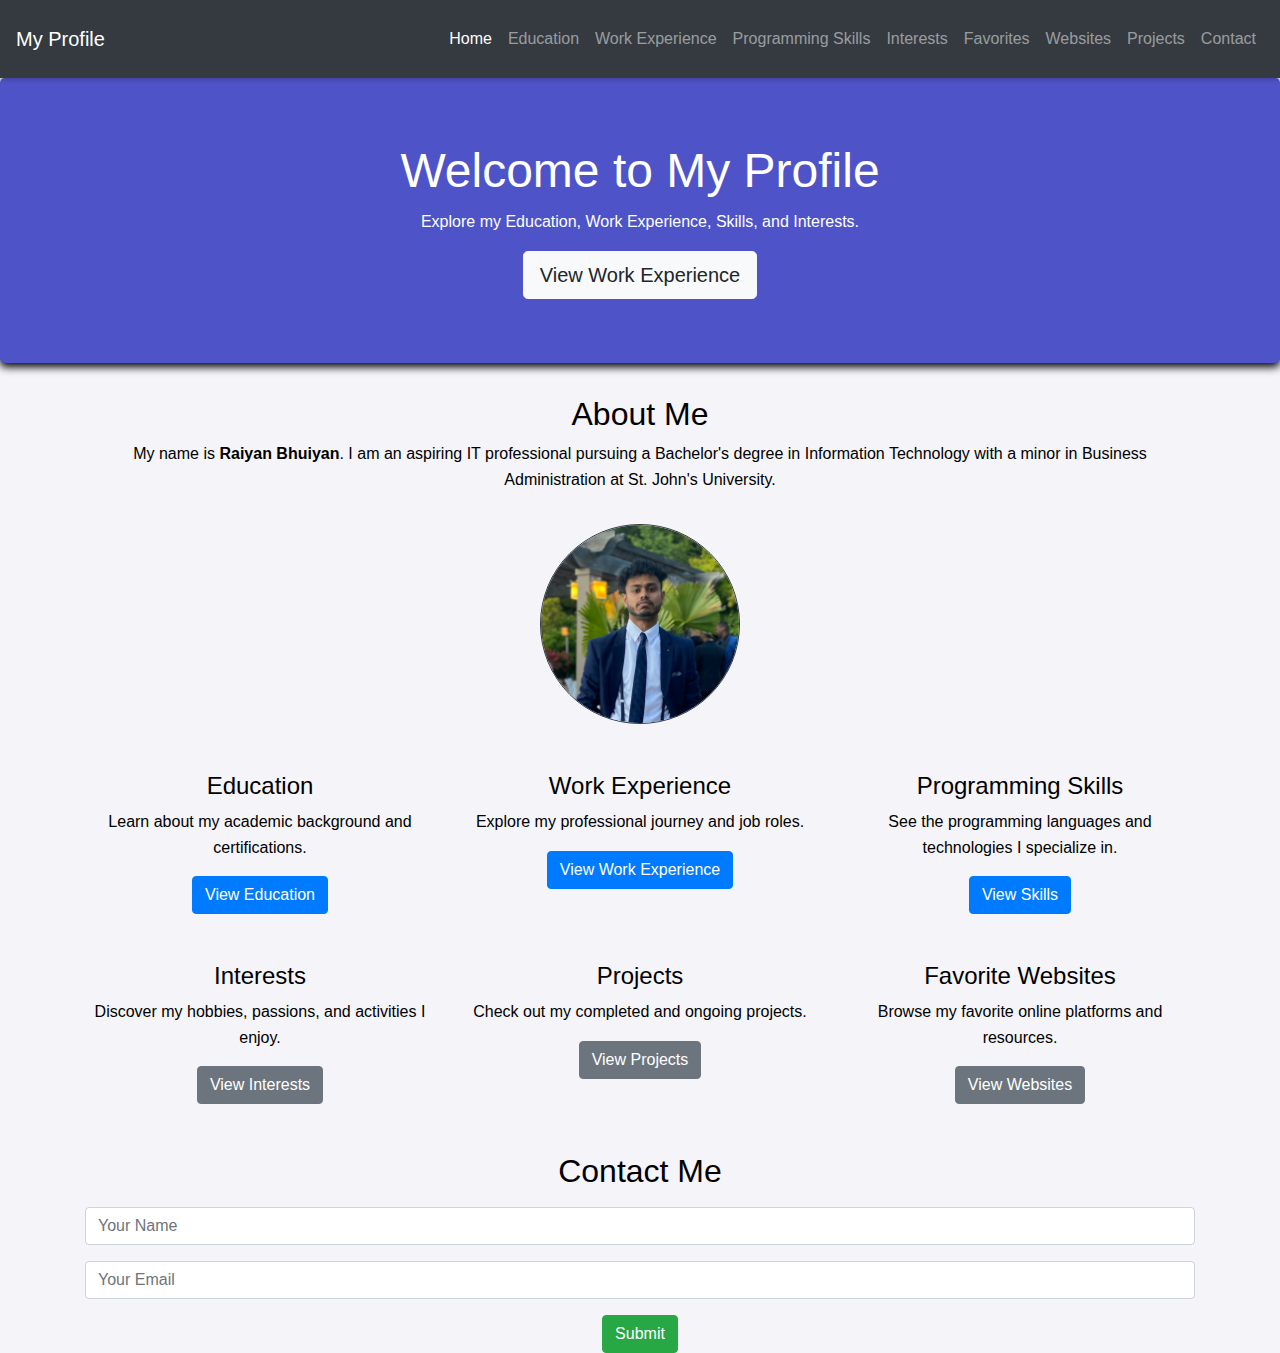
<file: index.html>
<!DOCTYPE html>
<html lang="en">
<head>
    <meta charset="UTF-8">
    <meta name="viewport" content="width=device-width, initial-scale=1">
    <title>Raiyan Bhuiyan - Profile</title>

    <!-- Bootstrap CSS -->
    <link rel="stylesheet" href="https://cdn.jsdelivr.net/npm/bootstrap@4.6.2/dist/css/bootstrap.min.css">
    
    <!-- Custom CSS -->
    <link rel="stylesheet" href="css/mycss_web.css">
    <link rel="stylesheet" href="css/mycss_tablet.css" media="screen and (max-width: 768px)">
    
    <style>
        a:hover {
            color: white;  
        }
    </style>
</head>
<body>

<!-- Navbar -->
<nav class="navbar navbar-expand-lg navbar-dark bg-dark">
    <a class="navbar-brand" href="index.html">My Profile</a>
    <button class="navbar-toggler" type="button" data-toggle="collapse" data-target="#navbarNav">
        <span class="navbar-toggler-icon"></span>
    </button>
    <div class="collapse navbar-collapse" id="navbarNav">
        <ul class="navbar-nav ml-auto">
            <li class="nav-item"><a class="nav-link active" href="index.html">Home</a></li>
            <li class="nav-item"><a class="nav-link" href="Education.html">Education</a></li>
            <li class="nav-item"><a class="nav-link" href="Work Experience.html">Work Experience</a></li>
            <li class="nav-item"><a class="nav-link" href="Programming Skills.html">Programming Skills</a></li>
            <li class="nav-item"><a class="nav-link" href="interests.html">Interests</a></li>
            <li class="nav-item"><a class="nav-link" href="favorites.html">Favorites</a></li>
            <li class="nav-item"><a class="nav-link" href="websites.html">Websites</a></li>
            <li class="nav-item"><a class="nav-link" href="projects.html">Projects</a></li>
            <li class="nav-item"><a class="nav-link" href="Contact.html">Contact</a></li>
        </ul>
    </div>
</nav>

<!-- Header Section -->
<header class="jumbotron text-center bg-primary text-white">
    <h1>Welcome to My Profile</h1>
    <p>Explore my Education, Work Experience, Skills, and Interests.</p>
    <a href="pages/work.html" class="btn btn-light btn-lg">View Work Experience</a>
</header>

<!-- Profile Section -->
<div class="container text-center mt-4">
    <h2>About Me</h2>
    <p>My name is <strong>Raiyan Bhuiyan</strong>. I am an aspiring IT professional pursuing a Bachelor's degree in Information Technology with a minor in Business Administration at St. John's University.</p>
    <img src="images/Profile.jpeg" class="img-fluid rounded-circle border border-dark mt-3" alt="Profile Picture" width="200">
</div>

<!-- Quick Links Section -->
<div class="container mt-5">
    <div class="row">
        <div class="col-md-4 text-center">
            <h4>Education</h4>
            <p>Learn about my academic background and certifications.</p>
            <a href="Education.html" class="btn btn-primary">View Education</a>
        </div>
        <div class="col-md-4 text-center">
            <h4>Work Experience</h4>
            <p>Explore my professional journey and job roles.</p>
            <a href="Work Experience.html" class="btn btn-primary">View Work Experience</a>
        </div>
        <div class="col-md-4 text-center">
            <h4>Programming Skills</h4>
            <p>See the programming languages and technologies I specialize in.</p>
            <a href="Programming Skills.html" class="btn btn-primary">View Skills</a>
        </div>
    </div>
</div>

<!-- Interests and Projects Section -->
<div class="container mt-5">
    <div class="row">
        <div class="col-md-4 text-center">
            <h4>Interests</h4>
            <p>Discover my hobbies, passions, and activities I enjoy.</p>
            <a href="pages/interests.html" class="btn btn-secondary">View Interests</a>
        </div>
        <div class="col-md-4 text-center">
            <h4>Projects</h4>
            <p>Check out my completed and ongoing projects.</p>
            <a href="projects.html" class="btn btn-secondary">View Projects</a>
        </div>
        <div class="col-md-4 text-center">
            <h4>Favorite Websites</h4>
            <p>Browse my favorite online platforms and resources.</p>
            <a href="websites.html" class="btn btn-secondary">View Websites</a>
        </div>
    </div>
</div>

<!-- Contact Section -->
<div class="container text-center mt-5">
    <h2>Contact Me</h2>
    <form action="#" method="post" class="mt-3">
        <div class="form-group">
            <input type="text" class="form-control" id="name" name="name" placeholder="Your Name" required>
        </div>
        <div class="form-group">
            <input type="email" class="form-control" id="email" name="email" placeholder="Your Email" required>
        </div>
        <input type="submit" value="Submit" class="btn btn-success">
    </form>
</div>

<!-- Bootstrap JS -->
<script src="https://code.jquery.com/jquery-3.6.0.min.js"></script>
<script src="https://cdn.jsdelivr.net/npm/bootstrap@4.6.2/dist/js/bootstrap.bundle.min.js"></script>

</body>
</html>
</file>
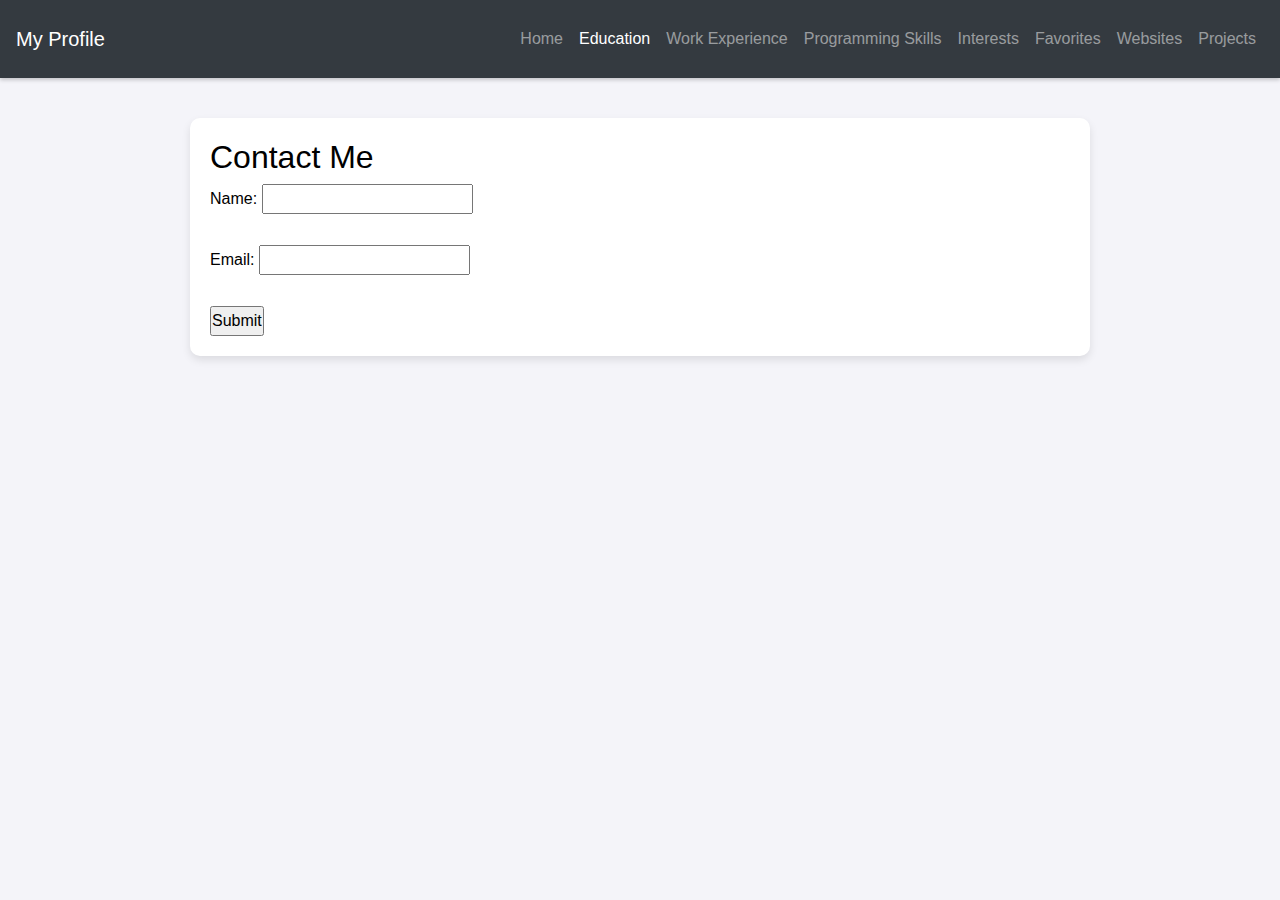
<file: Contact.html>
<!DOCTYPE html>
<html lang="en">
<head>
    <meta charset="UTF-8">
    <meta name="viewport" content="width=device-width, initial-scale=1">
    <title>Contact - Raiyan Bhuiyan</title>
    <link rel="stylesheet" href="https://cdn.jsdelivr.net/npm/bootstrap@4.6.2/dist/css/bootstrap.min.css">
    <link rel="stylesheet" href="../css/mycss_web.css">
</head>
<body>

<!-- Navbar -->
<nav class="navbar navbar-expand-lg navbar-dark bg-dark">
    <a class="navbar-brand" href="../index.html">My Profile</a>
    <button class="navbar-toggler" type="button" data-toggle="collapse" data-target="#navbarNav">
        <span class="navbar-toggler-icon"></span>
    </button>
    <div class="collapse navbar-collapse" id="navbarNav">
        <ul class="navbar-nav ml-auto">
            <li class="nav-item"><a class="nav-link" href="../index.html">Home</a></li>
            <li class="nav-item"><a class="nav-link active" href="education.html">Education</a></li>
            <li class="nav-item"><a class="nav-link" href="work.html">Work Experience</a></li>
            <li class="nav-item"><a class="nav-link" href="skills.html">Programming Skills</a></li>
            <li class="nav-item"><a class="nav-link" href="interests.html">Interests</a></li>
            <li class="nav-item"><a class="nav-link" href="favorites.html">Favorites</a></li>
            <li class="nav-item"><a class="nav-link" href="websites.html">Websites</a></li>
            <li class="nav-item"><a class="nav-link" href="projects.html">Projects</a></li>
        </ul>
    </div>
</nav>

 <section id="contact">
        <h2>Contact Me</h2>
        <form action="#" method="post">
            <label for="name">Name:</label>
            <input type="text" id="name" name="name" required><br><br>
            <label for="email">Email:</label>
            <input type="email" id="email" name="email" required><br><br>
            <input type="submit" value="Submit">
        </form>
    </section>

  <script src="https://code.jquery.com/jquery-3.6.0.min.js"></script>
<script src="https://cdn.jsdelivr.net/npm/bootstrap@4.6.2/dist/js/bootstrap.bundle.min.js"></script>
</body>
</html>
</file>
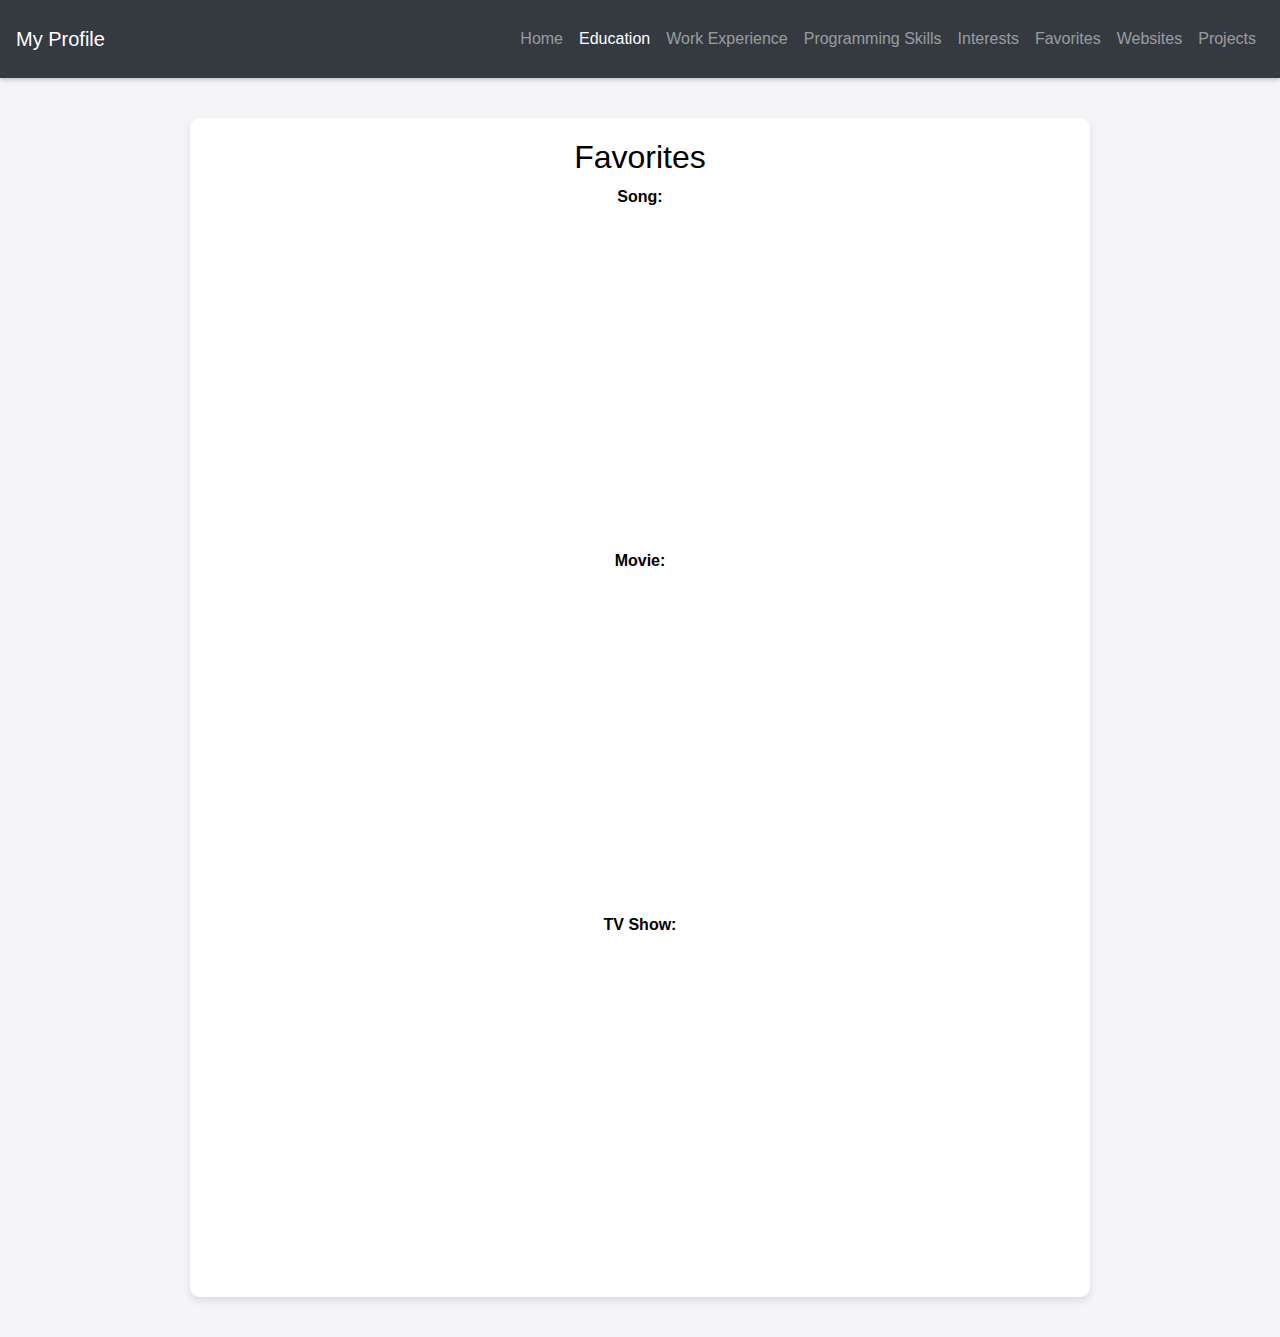
<file: favorites.html>
<!DOCTYPE html>
<html lang="en">
<head>
    <meta charset="UTF-8">
    <meta name="viewport" content="width=device-width, initial-scale=1">
    <title>Favorites - Raiyan Bhuiyan</title>
    <link rel="stylesheet" href="https://cdn.jsdelivr.net/npm/bootstrap@4.6.2/dist/css/bootstrap.min.css">
    <link rel="stylesheet" href="../css/mycss_web.css">
</head>
<body>

<!-- Navbar -->
<nav class="navbar navbar-expand-lg navbar-dark bg-dark">
    <a class="navbar-brand" href="../index.html">My Profile</a>
    <button class="navbar-toggler" type="button" data-toggle="collapse" data-target="#navbarNav">
        <span class="navbar-toggler-icon"></span>
    </button>
    <div class="collapse navbar-collapse" id="navbarNav">
        <ul class="navbar-nav ml-auto">
            <li class="nav-item"><a class="nav-link" href="../index.html">Home</a></li>
            <li class="nav-item"><a class="nav-link active" href="education.html">Education</a></li>
            <li class="nav-item"><a class="nav-link" href="work.html">Work Experience</a></li>
            <li class="nav-item"><a class="nav-link" href="skills.html">Programming Skills</a></li>
            <li class="nav-item"><a class="nav-link" href="interests.html">Interests</a></li>
            <li class="nav-item"><a class="nav-link" href="favorites.html">Favorites</a></li>
            <li class="nav-item"><a class="nav-link" href="websites.html">Websites</a></li>
            <li class="nav-item"><a class="nav-link" href="projects.html">Projects</a></li>
        </ul>
    </div>
</nav>

      </section>

      <center> <section id="favorites">
        <h2 style="color: #000000;">Favorites</h2>
        <p><strong>Song:</strong></p>
        <iframe width="560" height="315" src="https://www.youtube.com/embed/nFKjqCt0MGA" frameborder="0" allowfullscreen></iframe>
        
        <p><strong>Movie:</strong></p>
        <iframe width="560" height="315" src="https://www.youtube.com/embed/IVRTWPPvtyU" frameborder="0" allowfullscreen></iframe>
        
        <p><strong>TV Show:</strong></p>
        <iframe width="560" height="315" src="https://www.youtube.com/embed/KMx4iFcozK0" frameborder="0" allowfullscreen></iframe>
    </section>


        <script src="https://code.jquery.com/jquery-3.6.0.min.js"></script>
<script src="https://cdn.jsdelivr.net/npm/bootstrap@4.6.2/dist/js/bootstrap.bundle.min.js"></script>
</body>
</html>
</file>
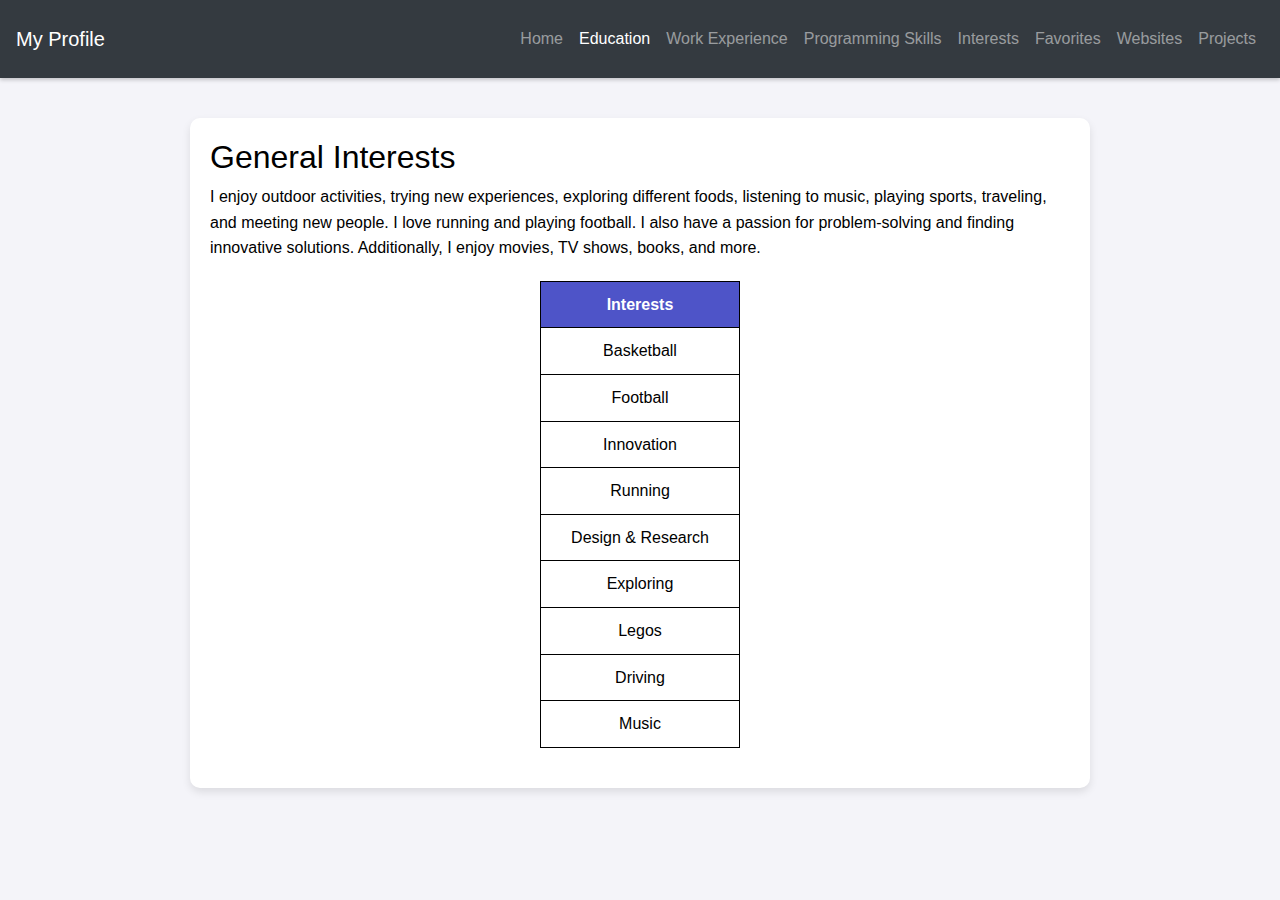
<file: interests.html>
<!DOCTYPE html>
<html lang="en">
<head>
    <meta charset="UTF-8">
    <meta name="viewport" content="width=device-width, initial-scale=1">
    <title>Interests - Raiyan Bhuiyan</title>
    <link rel="stylesheet" href="https://cdn.jsdelivr.net/npm/bootstrap@4.6.2/dist/css/bootstrap.min.css">
    <link rel="stylesheet" href="../css/mycss_web.css">
</head>
<body>

<!-- Navbar -->
<nav class="navbar navbar-expand-lg navbar-dark bg-dark">
    <a class="navbar-brand" href="../index.html">My Profile</a>
    <button class="navbar-toggler" type="button" data-toggle="collapse" data-target="#navbarNav">
        <span class="navbar-toggler-icon"></span>
    </button>
    <div class="collapse navbar-collapse" id="navbarNav">
        <ul class="navbar-nav ml-auto">
            <li class="nav-item"><a class="nav-link" href="../index.html">Home</a></li>
            <li class="nav-item"><a class="nav-link active" href="education.html">Education</a></li>
            <li class="nav-item"><a class="nav-link" href="work.html">Work Experience</a></li>
            <li class="nav-item"><a class="nav-link" href="skills.html">Programming Skills</a></li>
            <li class="nav-item"><a class="nav-link" href="interests.html">Interests</a></li>
            <li class="nav-item"><a class="nav-link" href="favorites.html">Favorites</a></li>
            <li class="nav-item"><a class="nav-link" href="websites.html">Websites</a></li>
            <li class="nav-item"><a class="nav-link" href="projects.html">Projects</a></li>
        </ul>
    </div>
</nav>
    <section id="interests">
        <h2 style="color: #000000;">General Interests</h2>
        <p>I enjoy outdoor activities, trying new experiences, exploring different foods, listening to music, playing sports, traveling, and meeting new people. I love running and playing football. I also have a passion for problem-solving and finding innovative solutions. Additionally, I enjoy movies, TV shows, books, and more.</p>


<table>
    <tr>
        <th>Interests</th>
    </tr>
    <tr>
        <td>Basketball</td>
    </tr>
    <tr>
        <td>Football</td>
    </tr>
    <tr>
        <td>Innovation</td>
    </tr>
    <tr>
        <td>Running</td>
    </tr>
    <tr>
        <td>Design & Research</td>
    </tr>
    <tr>
        <td>Exploring</td>
    </tr>
    <tr>
        <td>Legos</td>
    </tr>
    <tr>
        <td>Driving</td>
    </tr>
    <tr>
        <td>Music</td>
    </tr>
</table>
    </section>

  
<script src="https://code.jquery.com/jquery-3.6.0.min.js"></script>
<script src="https://cdn.jsdelivr.net/npm/bootstrap@4.6.2/dist/js/bootstrap.bundle.min.js"></script>
</body>
</html>
</file>
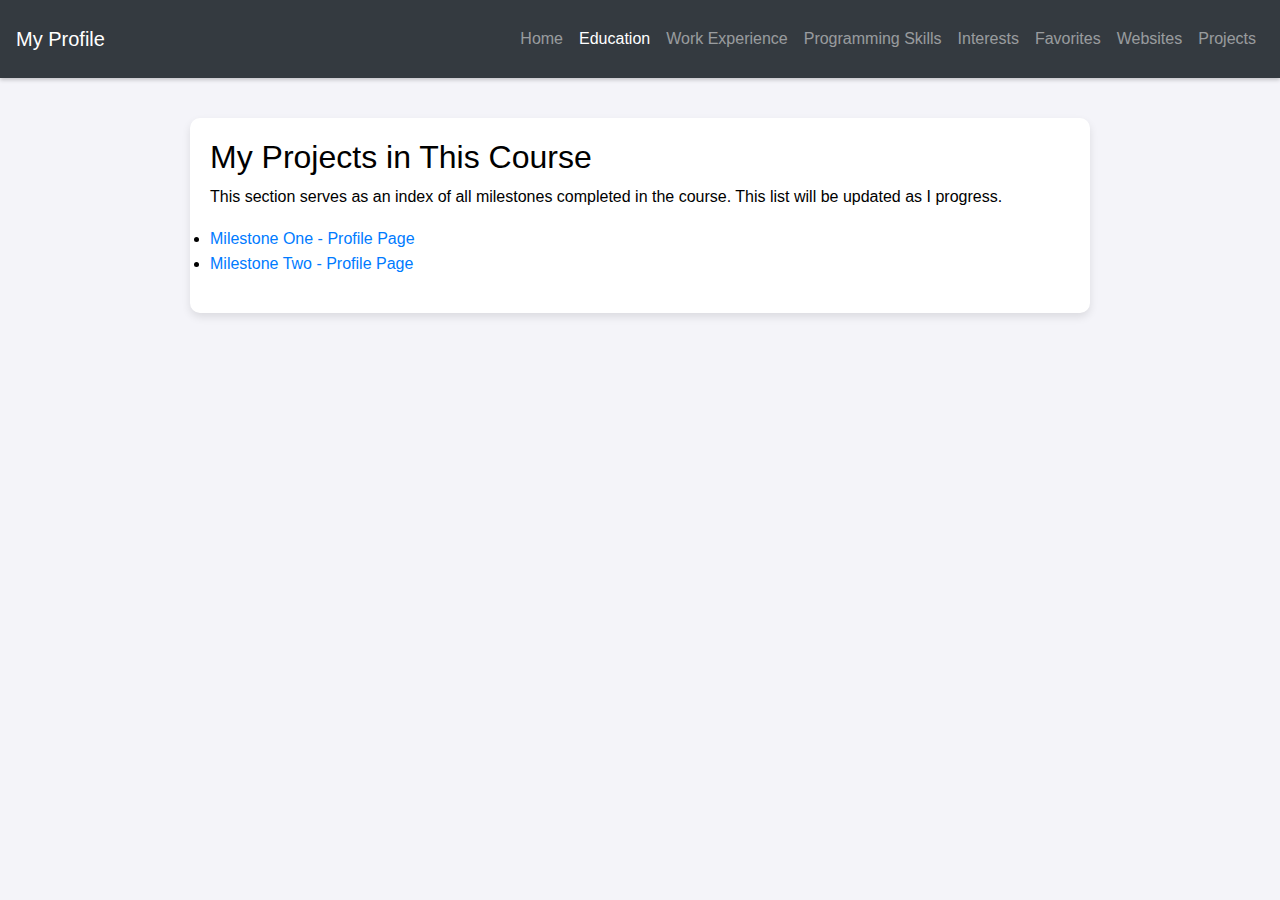
<file: projects.html>
<!DOCTYPE html>
<html lang="en">
<head>
    <meta charset="UTF-8">
    <meta name="viewport" content="width=device-width, initial-scale=1">
    <title>Projects - Raiyan Bhuiyan</title>
    <link rel="stylesheet" href="https://cdn.jsdelivr.net/npm/bootstrap@4.6.2/dist/css/bootstrap.min.css">
    <link rel="stylesheet" href="../css/mycss_web.css">
</head>
<body>

<!-- Navbar -->
<nav class="navbar navbar-expand-lg navbar-dark bg-dark">
    <a class="navbar-brand" href="../index.html">My Profile</a>
    <button class="navbar-toggler" type="button" data-toggle="collapse" data-target="#navbarNav">
        <span class="navbar-toggler-icon"></span>
    </button>
    <div class="collapse navbar-collapse" id="navbarNav">
        <ul class="navbar-nav ml-auto">
            <li class="nav-item"><a class="nav-link" href="../index.html">Home</a></li>
            <li class="nav-item"><a class="nav-link active" href="education.html">Education</a></li>
            <li class="nav-item"><a class="nav-link" href="work.html">Work Experience</a></li>
            <li class="nav-item"><a class="nav-link" href="skills.html">Programming Skills</a></li>
            <li class="nav-item"><a class="nav-link" href="interests.html">Interests</a></li>
            <li class="nav-item"><a class="nav-link" href="favorites.html">Favorites</a></li>
            <li class="nav-item"><a class="nav-link" href="websites.html">Websites</a></li>
            <li class="nav-item"><a class="nav-link" href="projects.html">Projects</a></li>
        </ul>
    </div>
</nav>


   <section id="projects">
        <h2>My Projects in This Course</h2>
        <p>This section serves as an index of all milestones completed in the course. This list will be updated as I progress.</p>
        <ul>
            <li><a href="milestone1.html" target="_blank">Milestone One - Profile Page</a></li>
            <li><a href="milestone2.html" target="_blank">Milestone Two - Profile Page</a></li>
        </ul>
    </section> </center>

  <script src="https://code.jquery.com/jquery-3.6.0.min.js"></script>
<script src="https://cdn.jsdelivr.net/npm/bootstrap@4.6.2/dist/js/bootstrap.bundle.min.js"></script>
</body>
</html>
</file>
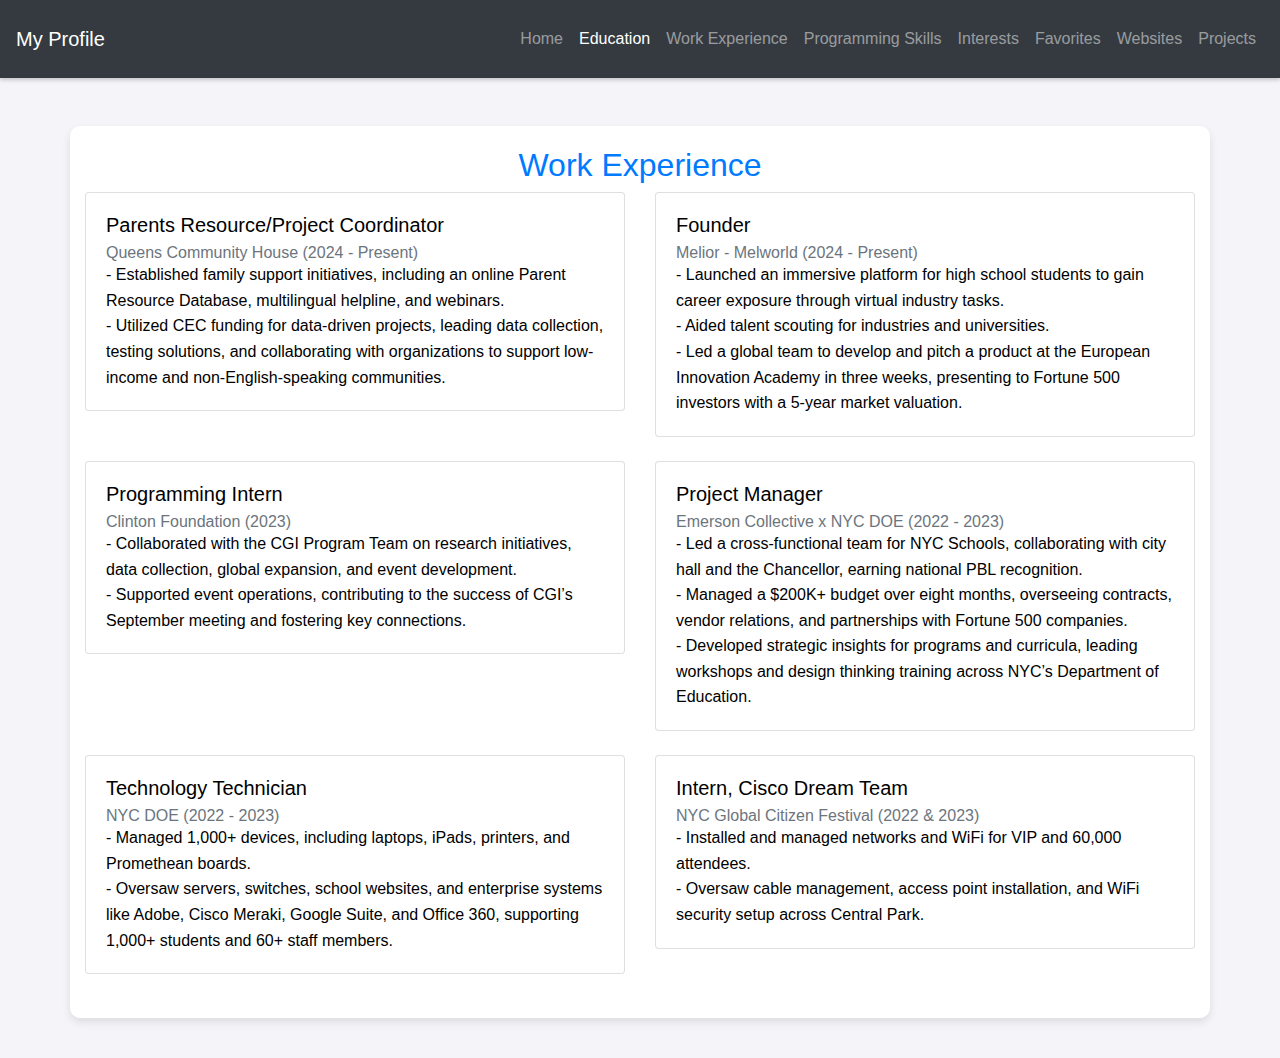
<file: Work Experience.html>
<!DOCTYPE html>
<html lang="en">
<head>
    <meta charset="UTF-8">
    <meta name="viewport" content="width=device-width, initial-scale=1">
    <title>Work Experience - Raiyan Bhuiyan</title>
    <link rel="stylesheet" href="https://cdn.jsdelivr.net/npm/bootstrap@4.6.2/dist/css/bootstrap.min.css">
    <link rel="stylesheet" href="../css/mycss_web.css">
</head>
<body>

<!-- Navbar -->
<nav class="navbar navbar-expand-lg navbar-dark bg-dark">
    <a class="navbar-brand" href="../index.html">My Profile</a>
    <button class="navbar-toggler" type="button" data-toggle="collapse" data-target="#navbarNav">
        <span class="navbar-toggler-icon"></span>
    </button>
    <div class="collapse navbar-collapse" id="navbarNav">
        <ul class="navbar-nav ml-auto">
            <li class="nav-item"><a class="nav-link" href="../index.html">Home</a></li>
            <li class="nav-item"><a class="nav-link active" href="education.html">Education</a></li>
            <li class="nav-item"><a class="nav-link" href="work.html">Work Experience</a></li>
            <li class="nav-item"><a class="nav-link" href="skills.html">Programming Skills</a></li>
            <li class="nav-item"><a class="nav-link" href="interests.html">Interests</a></li>
            <li class="nav-item"><a class="nav-link" href="favorites.html">Favorites</a></li>
            <li class="nav-item"><a class="nav-link" href="websites.html">Websites</a></li>
            <li class="nav-item"><a class="nav-link" href="projects.html">Projects</a></li>
        </ul>
    </div>
</nav>

  <section id="work" class="container mt-5">
        <h2 class="text-center text-primary">Work Experience</h2>
        <div class="row">
           
            <div class="col-md-6">
                <div class="card mb-4">
                    <div class="card-body">
                        <h5 class="card-title">Parents Resource/Project Coordinator</h5>
                        <h6 class="card-subtitle text-muted">Queens Community House (2024 - Present)</h6>
                        <p class="card-text">
                            - Established family support initiatives, including an online Parent Resource Database, multilingual helpline, and webinars.<br>
                            - Utilized CEC funding for data-driven projects, leading data collection, testing solutions, and collaborating with organizations to support low-income and non-English-speaking communities.
                        </p>
                    </div>
                </div>
            </div>
    
            <div class="col-md-6">
                <div class="card mb-4">
                    <div class="card-body">
                        <h5 class="card-title">Founder</h5>
                        <h6 class="card-subtitle text-muted">Melior - Melworld (2024 - Present)</h6>
                        <p class="card-text">
                            - Launched an immersive platform for high school students to gain career exposure through virtual industry tasks.<br>
                            - Aided talent scouting for industries and universities.<br>
                            - Led a global team to develop and pitch a product at the European Innovation Academy in three weeks, presenting to Fortune 500 investors with a 5-year market valuation.
                        </p>
                    </div>
                </div>
            </div>
    
            <div class="col-md-6">
                <div class="card mb-4">
                    <div class="card-body">
                        <h5 class="card-title">Programming Intern</h5>
                        <h6 class="card-subtitle text-muted">Clinton Foundation (2023)</h6>
                        <p class="card-text">
                            - Collaborated with the CGI Program Team on research initiatives, data collection, global expansion, and event development.<br>
                            - Supported event operations, contributing to the success of CGI’s September meeting and fostering key connections.
                        </p>
                    </div>
                </div>
            </div>
    
            <div class="col-md-6">
                <div class="card mb-4">
                    <div class="card-body">
                        <h5 class="card-title">Project Manager</h5>
                        <h6 class="card-subtitle text-muted">Emerson Collective x NYC DOE (2022 - 2023)</h6>
                        <p class="card-text">
                            - Led a cross-functional team for NYC Schools, collaborating with city hall and the Chancellor, earning national PBL recognition.<br>
                            - Managed a $200K+ budget over eight months, overseeing contracts, vendor relations, and partnerships with Fortune 500 companies.<br>
                            - Developed strategic insights for programs and curricula, leading workshops and design thinking training across NYC’s Department of Education.
                        </p>
                    </div>
                </div>
            </div>
    
            <div class="col-md-6">
                <div class="card mb-4">
                    <div class="card-body">
                        <h5 class="card-title">Technology Technician</h5>
                        <h6 class="card-subtitle text-muted">NYC DOE (2022 - 2023)</h6>
                        <p class="card-text">
                            - Managed 1,000+ devices, including laptops, iPads, printers, and Promethean boards.<br>
                            - Oversaw servers, switches, school websites, and enterprise systems like Adobe, Cisco Meraki, Google Suite, and Office 360, supporting 1,000+ students and 60+ staff members.
                        </p>
                    </div>
                </div>
            </div>
    
            <div class="col-md-6">
                <div class="card mb-4">
                    <div class="card-body">
                        <h5 class="card-title">Intern, Cisco Dream Team</h5>
                        <h6 class="card-subtitle text-muted">NYC Global Citizen Festival (2022 & 2023)</h6>
                        <p class="card-text">
                            - Installed and managed networks and WiFi for VIP and 60,000 attendees.<br>
                            - Oversaw cable management, access point installation, and WiFi security setup across Central Park.
                        </p>
                    </div>
                </div>
            </div>
        </div>
    </section>

  
<script src="https://code.jquery.com/jquery-3.6.0.min.js"></script>
<script src="https://cdn.jsdelivr.net/npm/bootstrap@4.6.2/dist/js/bootstrap.bundle.min.js"></script>
</body>
</html>
</file>
<file: css/mycss_web.css>
* {
    margin: 0;
    padding: 0;
    box-sizing: border-box;
}

p span {
    color: white;
    font-weight: bold;
}

body {
    background-color: #f4f4f9;
    font-family: 'Segoe UI', Tahoma, Geneva, Verdana, sans-serif;
    color: #000000;
    line-height: 1.6;
}


#profile-name {
    color: white;           
    font-size: 3em;
    margin-bottom: 10px;
    animation: fadeIn 2s ease-in-out;  
}


#interests table {
    width: 200px; 
    border-collapse: collapse;
    margin: 20px auto; 
}

#interests th, #interests td {
    border: 1px solid black;
    padding: 10px;
    text-align: center;
}

header {
    background: linear-gradient(to right, #4e54c8, #4e54c8);
    color: white;
    padding: 40px 20px;
    text-align: center;
    box-shadow: 0 4px 8px rgb(0, 0, 0);
}



header h1 {
    font-size: 3em;
    margin-bottom: 10px;
    color: white; 
}

header img {
    border-radius: 50%;
    width: 150px;
    border: 5px solid white;
    margin-top: 20px;
}

nav {
    background-color: #000000;
    position: sticky;
    top: 0;
    z-index: 1000;
    box-shadow: 0 2px 4px rgba(0,0,0,0.2);
}

nav ul {
    display: flex;
    justify-content: center;
    padding: 10px 0;
}

nav ul li a {
    color: white;
    text-decoration: none;
    padding: 10px 15px;
    border-radius: 25px;
}

nav ul li a:hover {
    background-color: #575757;
    padding: 10px 20px;
}

section {
    max-width: 900px;
    margin: 40px auto;
    padding: 20px;
    background: white;
    border-radius: 10px;
    box-shadow: 0 4px 8px rgba(0,0,0,0.1);
}

section img {
    width: 100%;
    max-width: 500px;
    height: auto;
    border-radius: 10px;
    display: block;
    margin: 0 auto 20px;
}


.highlight-box {
    background-color: #f0f0f5;   
    color: #000000;                 
    padding: 15px;
    border-left: 5px solid #4e54c8; 
    border-radius: 8px;
    margin-bottom: 20px;
    box-shadow: 0 2px 5px rgba(0, 0, 0, 0.1);
}

table {
    width: 100%;
    border-collapse: collapse;
    margin-top: 20px;
}

table, th, td {
    border: 1px solid #ddd;
}

th {
    background-color: #4e54c8;
    color: white;
}


@media print {
    nav, iframe, form {
        display: none;  
    }

    body {
        background: white;
        color: black;
        font-size: 12pt;
    }

    section {
        box-shadow: none;
        border: none;
        margin: 0;
        padding: 0;
    }

    a::after {
        content: " (" attr(href) ")"; 
    }
}


@keyframes fadeIn {
    from {
        opacity: 0;
        transform: translateY(-10px);
    }
    to {
        opacity: 1;
        transform: translateY(0);
    }
}
</file>
<file: css/mycss_tablet.css>
.highlight-box {
    background-color: #e8eaf6;  
    padding: 10px;
    font-size: 0.9em;
}


#profile-name {
    font-size: 2.5em;
    text-align: center;
    animation: fadeInSmall 1.5s ease-in-out;
}


@keyframes fadeInSmall {
    from {
        opacity: 0;
        transform: translateY(-5px);
    }
    to {
        opacity: 1;
        transform: translateY(0);
    }
}


@media (max-width: 768px) {
    header h1 {
        font-size: 2.5em;
    }

    nav ul {
        flex-direction: column;
        align-items: center;
    }

    nav ul li {
        margin: 10px 0;
    }

    section {
        padding: 10px;
    }

    section img {
        width: 100%;
        max-width: 300px; 
        height: auto;
    }
}
</file>
